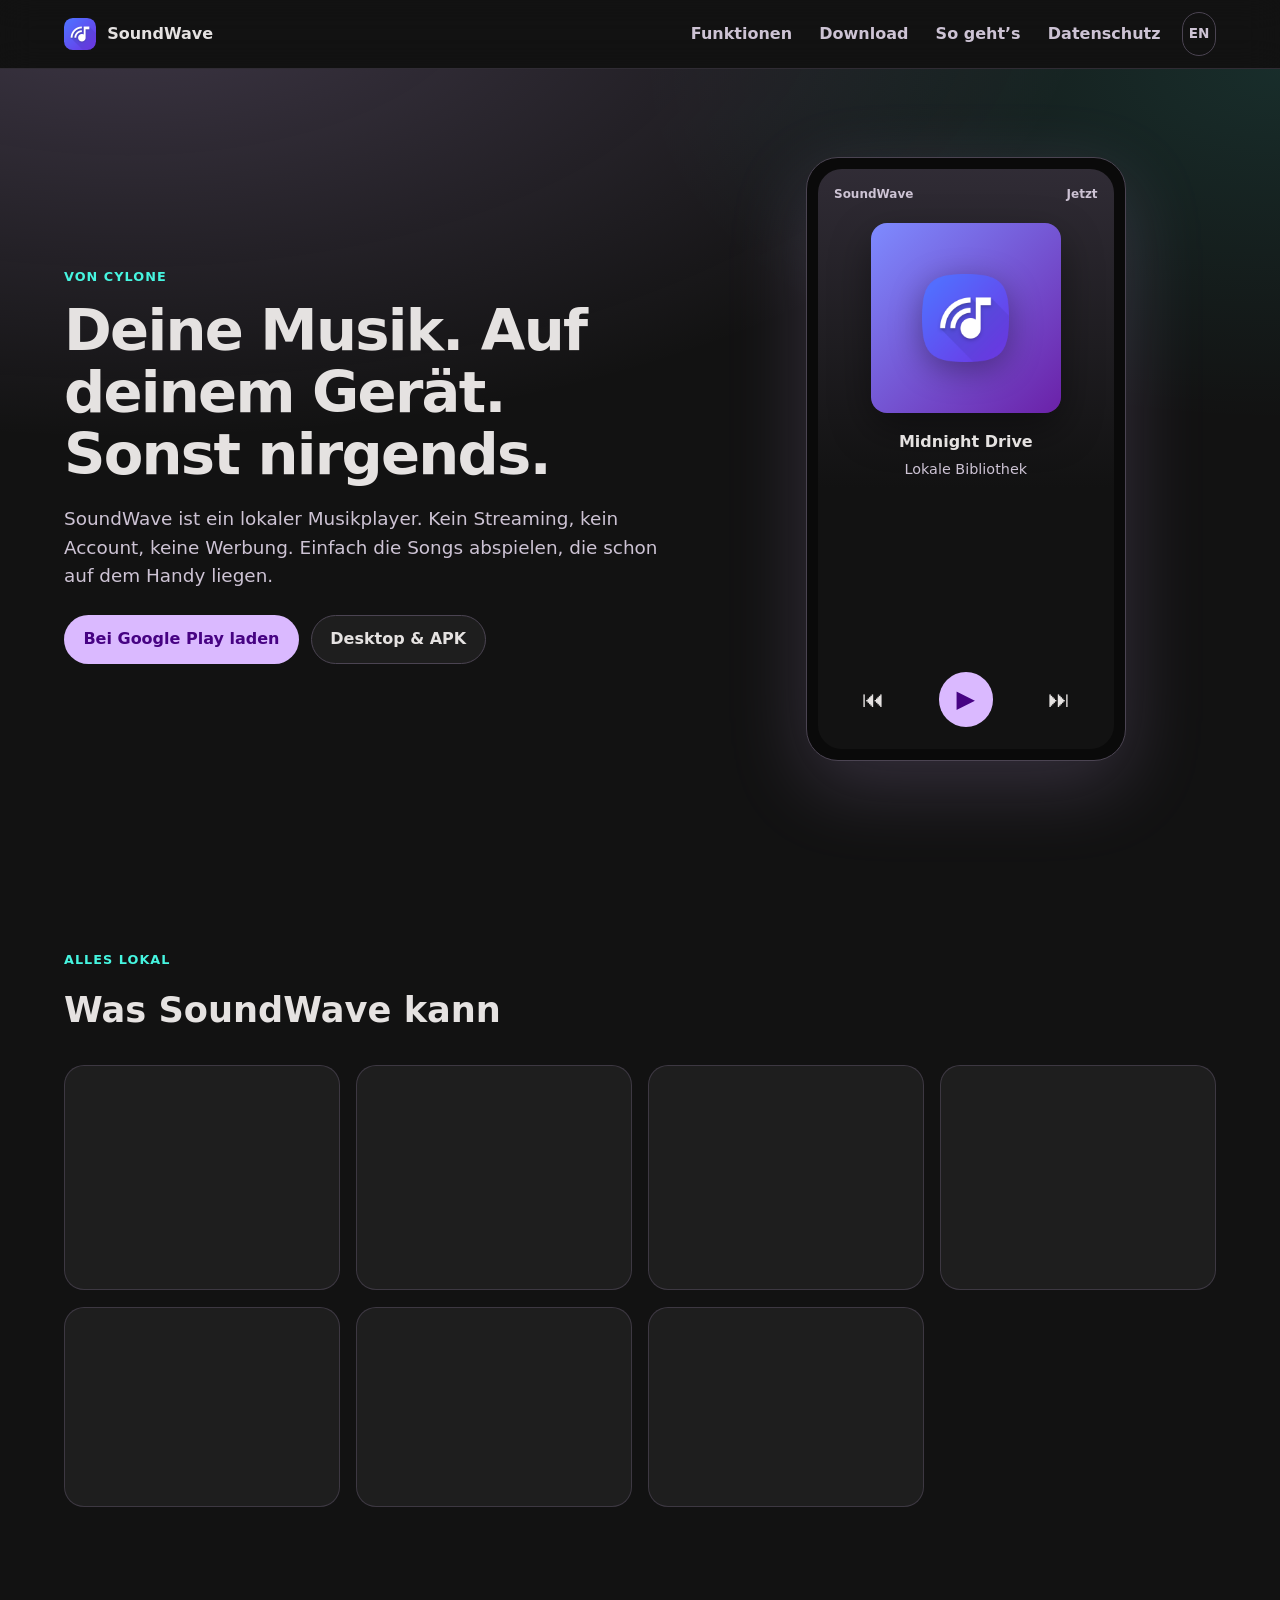
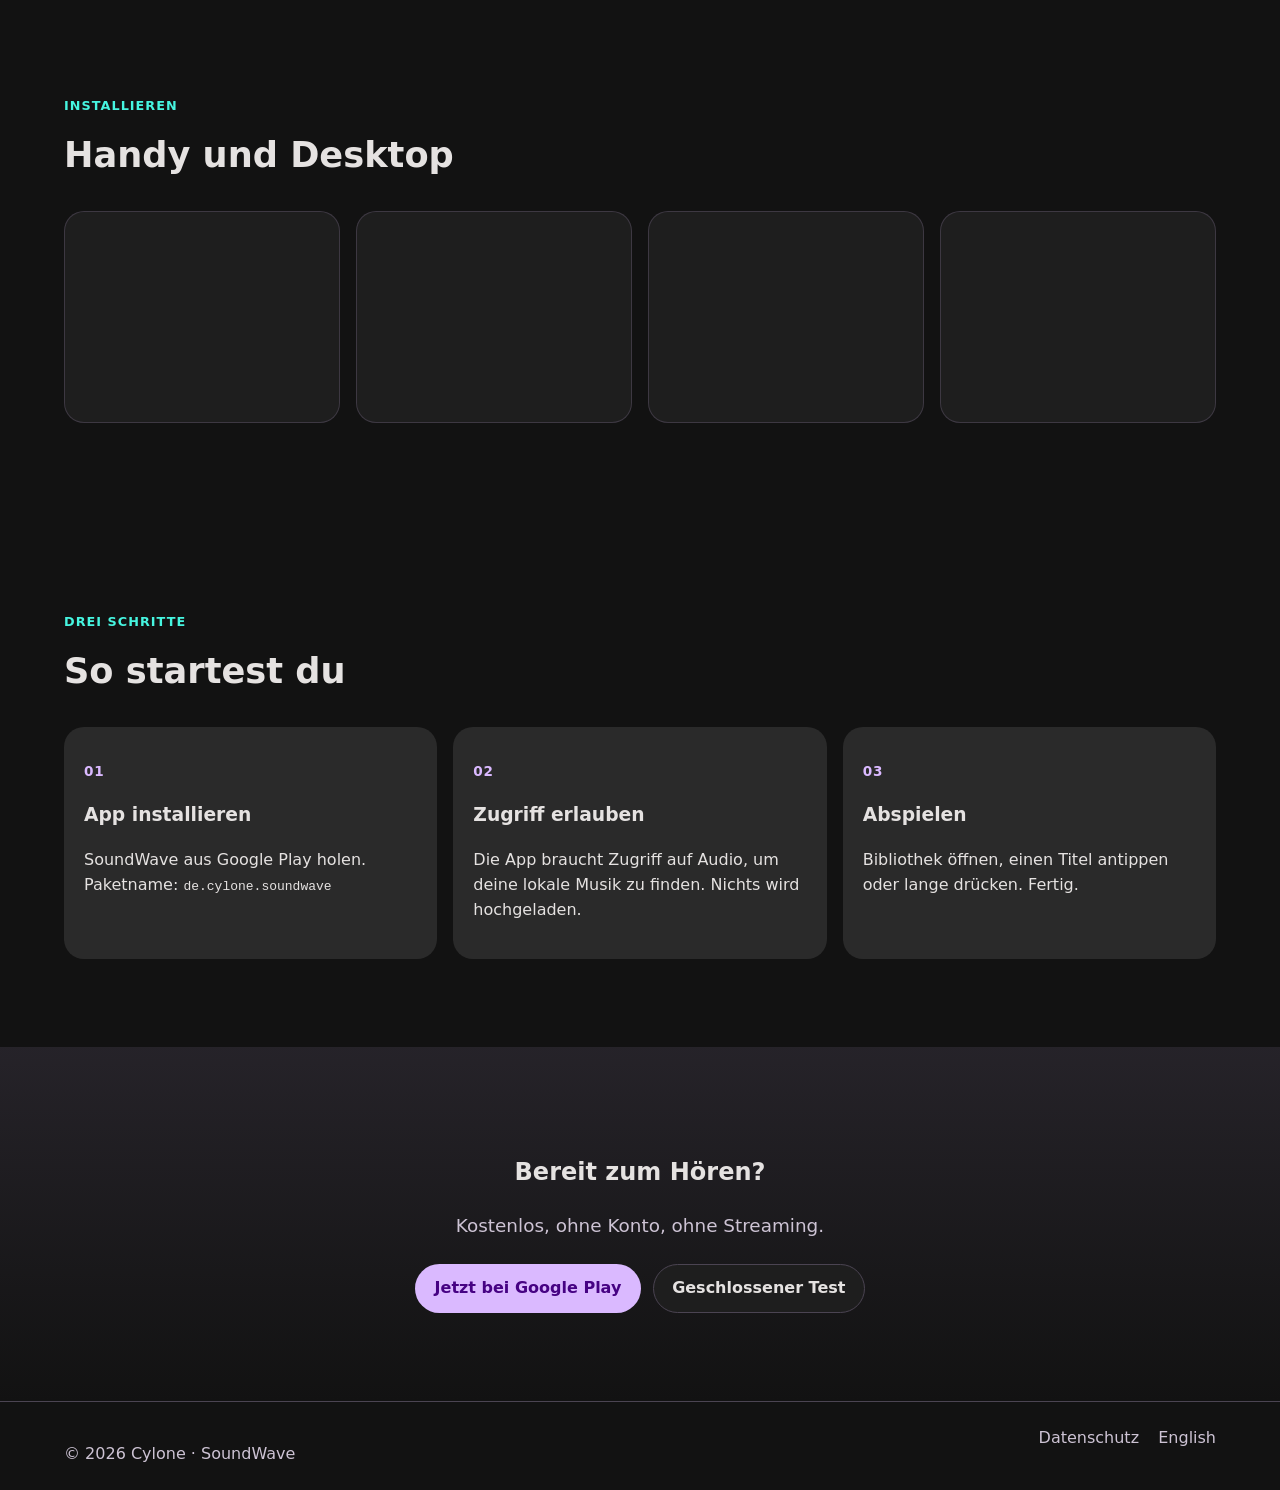
<file: website/index.html>
<!DOCTYPE html>
<html lang="de">
<head>
  <meta charset="utf-8">
  <meta name="viewport" content="width=device-width, initial-scale=1.0">
  <title>SoundWave – Lokaler Musikplayer von Cylone</title>
  <meta name="description" content="SoundWave spielt Musik, die schon auf deinem Handy liegt. Kein Streaming, kein Konto, alles lokal.">
  <link rel="icon" href="img/favicon.png" type="image/png">
  <link rel="apple-touch-icon" href="img/icon.png">
  <link rel="stylesheet" href="css/styles.css">
</head>
<body>
  <a class="skip" href="#inhalt">Zum Inhalt</a>
  <header class="site-header">
    <div class="wrap header-inner">
      <a class="brand" href="index.html">
        <img src="img/icon.png" width="512" height="512" alt="" fetchpriority="high">
        SoundWave
      </a>
      <nav class="nav-desktop" aria-label="Hauptnavigation">
        <ul class="nav-links">
          <li><a href="#funktionen">Funktionen</a></li>
          <li><a href="#download">Download</a></li>
          <li><a href="#so-gehts">So geht’s</a></li>
          <li><a href="datenschutz.html">Datenschutz</a></li>
          <li><a class="lang" href="en.html" hreflang="en">EN</a></li>
        </ul>
      </nav>
      <details class="nav-toggle">
        <summary aria-label="Menü öffnen">Menü</summary>
        <nav class="nav-panel" aria-label="Mobiles Menü">
          <ul class="nav-links">
            <li><a href="#funktionen">Funktionen</a></li>
            <li><a href="#download">Download</a></li>
            <li><a href="#so-gehts">So geht’s</a></li>
            <li><a href="datenschutz.html">Datenschutz</a></li>
            <li><a class="lang" href="en.html" hreflang="en">English</a></li>
          </ul>
        </nav>
      </details>
    </div>
  </header>

  <main id="inhalt">
    <section class="hero">
      <div class="wrap hero-grid">
        <div>
          <p class="eyebrow">Von Cylone</p>
          <h1>Deine Musik. Auf deinem Gerät. Sonst nirgends.</h1>
          <p class="lead">SoundWave ist ein lokaler Musikplayer. Kein Streaming, kein Account, keine Werbung. Einfach die Songs abspielen, die schon auf dem Handy liegen.</p>
          <div class="actions">
            <a class="btn btn-primary" href="https://play.google.com/store/apps/details?id=de.cylone.soundwave">Bei Google Play laden</a>
            <a class="btn btn-ghost" href="https://github.com/TheMFCraft/SoundWave/releases/latest">Desktop &amp; APK</a>
          </div>
        </div>
        <div class="phone" aria-hidden="true">
          <div class="phone-screen">
            <div class="phone-top"><span>SoundWave</span><span>Jetzt</span></div>
            <div class="cover">
              <img src="img/logo.png" width="512" height="512" alt="">
            </div>
            <p class="phone-title">Midnight Drive</p>
            <p class="phone-meta">Lokale Bibliothek</p>
            <div class="controls">
              <span>⏮</span>
              <span class="play">▶</span>
              <span>⏭</span>
            </div>
          </div>
        </div>
      </div>
    </section>

    <section id="funktionen">
      <div class="wrap">
        <div class="section-head">
          <p class="eyebrow">Alles lokal</p>
          <h2>Was SoundWave kann</h2>
        </div>
        <div class="cards">
          <article class="card">
            <h3>Geräte-Bibliothek</h3>
            <p>Scannt Musikordner und das System, importiert Dateien oder ganze Ordner. Cover kommen aus den Dateien.</p>
          </article>
          <article class="card">
            <h3>Player &amp; Queue</h3>
            <p>Mini-Player, Vollbild, Shuffle, Repeat, Warteschlange, Tempo und Sleep-Timer. Weiterhören nach dem Schließen.</p>
          </article>
          <article class="card">
            <h3>Home &amp; Suche</h3>
            <p>Featured, zuletzt gehört, Mixes, Stimmungen und Suche nach Titel, Künstler, Album oder Genre.</p>
          </article>
          <article class="card">
            <h3>Playlists &amp; Likes</h3>
            <p>Eigene Playlists, Favoriten und Long-Press-Menüs für Queue, Album und Künstler.</p>
          </article>
          <article class="card">
            <h3>Songtexte</h3>
            <p>Texte werden optional über LRCLIB gesucht, wenn Titel und Interpret bekannt sind. Die Datei bleibt auf dem Gerät.</p>
          </article>
          <article class="card">
            <h3>Jam</h3>
            <p>Mehrere Geräte im WLAN. Ein Player spielt, die anderen legen Songs nach und steuern mit. Dateien bleiben lokal.</p>
          </article>
          <article class="card">
            <h3>Desktop</h3>
            <p>Windows, Linux und macOS. Der Rechner kann der Player sein, Handys schicken Songs rüber.</p>
          </article>
        </div>
      </div>
    </section>

    <section id="download">
      <div class="wrap">
        <div class="section-head">
          <p class="eyebrow">Installieren</p>
          <h2>Handy und Desktop</h2>
        </div>
        <div class="cards">
          <article class="card">
            <h3>Android</h3>
            <p>Google Play oder die signierte APK aus den GitHub-Releases.</p>
            <p><a class="btn btn-primary" href="https://play.google.com/store/apps/details?id=de.cylone.soundwave">Play Store</a></p>
          </article>
          <article class="card">
            <h3>Windows</h3>
            <p>Installer (<code>.exe</code>) oder portable ZIP.</p>
            <p><a class="btn btn-ghost" href="https://github.com/TheMFCraft/SoundWave/releases/latest">Release laden</a></p>
          </article>
          <article class="card">
            <h3>Linux</h3>
            <p>AppImage, Debian-Paket oder tar.gz.</p>
            <p><a class="btn btn-ghost" href="https://github.com/TheMFCraft/SoundWave/releases/latest">Release laden</a></p>
          </article>
          <article class="card">
            <h3>macOS</h3>
            <p>Unsigned Disk Image. Beim ersten Start unter Datenschutz erlauben.</p>
            <p><a class="btn btn-ghost" href="https://github.com/TheMFCraft/SoundWave/releases/latest">Release laden</a></p>
          </article>
        </div>
      </div>
    </section>

    <section id="so-gehts">
      <div class="wrap">
        <div class="section-head">
          <p class="eyebrow">Drei Schritte</p>
          <h2>So startest du</h2>
        </div>
        <div class="steps">
          <article class="step">
            <p class="num">01</p>
            <h3>App installieren</h3>
            <p>SoundWave aus Google Play holen. Paketname: <code>de.cylone.soundwave</code></p>
          </article>
          <article class="step">
            <p class="num">02</p>
            <h3>Zugriff erlauben</h3>
            <p>Die App braucht Zugriff auf Audio, um deine lokale Musik zu finden. Nichts wird hochgeladen.</p>
          </article>
          <article class="step">
            <p class="num">03</p>
            <h3>Abspielen</h3>
            <p>Bibliothek öffnen, einen Titel antippen oder lange drücken. Fertig.</p>
          </article>
        </div>
      </div>
    </section>

    <section class="cta">
      <div class="wrap">
        <h2>Bereit zum Hören?</h2>
        <p class="lead lead-center">Kostenlos, ohne Konto, ohne Streaming.</p>
        <div class="actions actions-center">
          <a class="btn btn-primary" href="https://play.google.com/store/apps/details?id=de.cylone.soundwave">Jetzt bei Google Play</a>
          <a class="btn btn-ghost" href="https://play.google.com/apps/testing/de.cylone.soundwave">Geschlossener Test</a>
        </div>
      </div>
    </section>
  </main>

  <footer class="site-footer">
    <div class="wrap footer-inner">
      <p>© 2026 Cylone · SoundWave</p>
      <nav class="footer-links" aria-label="Rechtliches">
        <a href="datenschutz.html">Datenschutz</a>
        <a href="en.html" hreflang="en">English</a>
      </nav>
    </div>
  </footer>
</body>
</html>
</file>
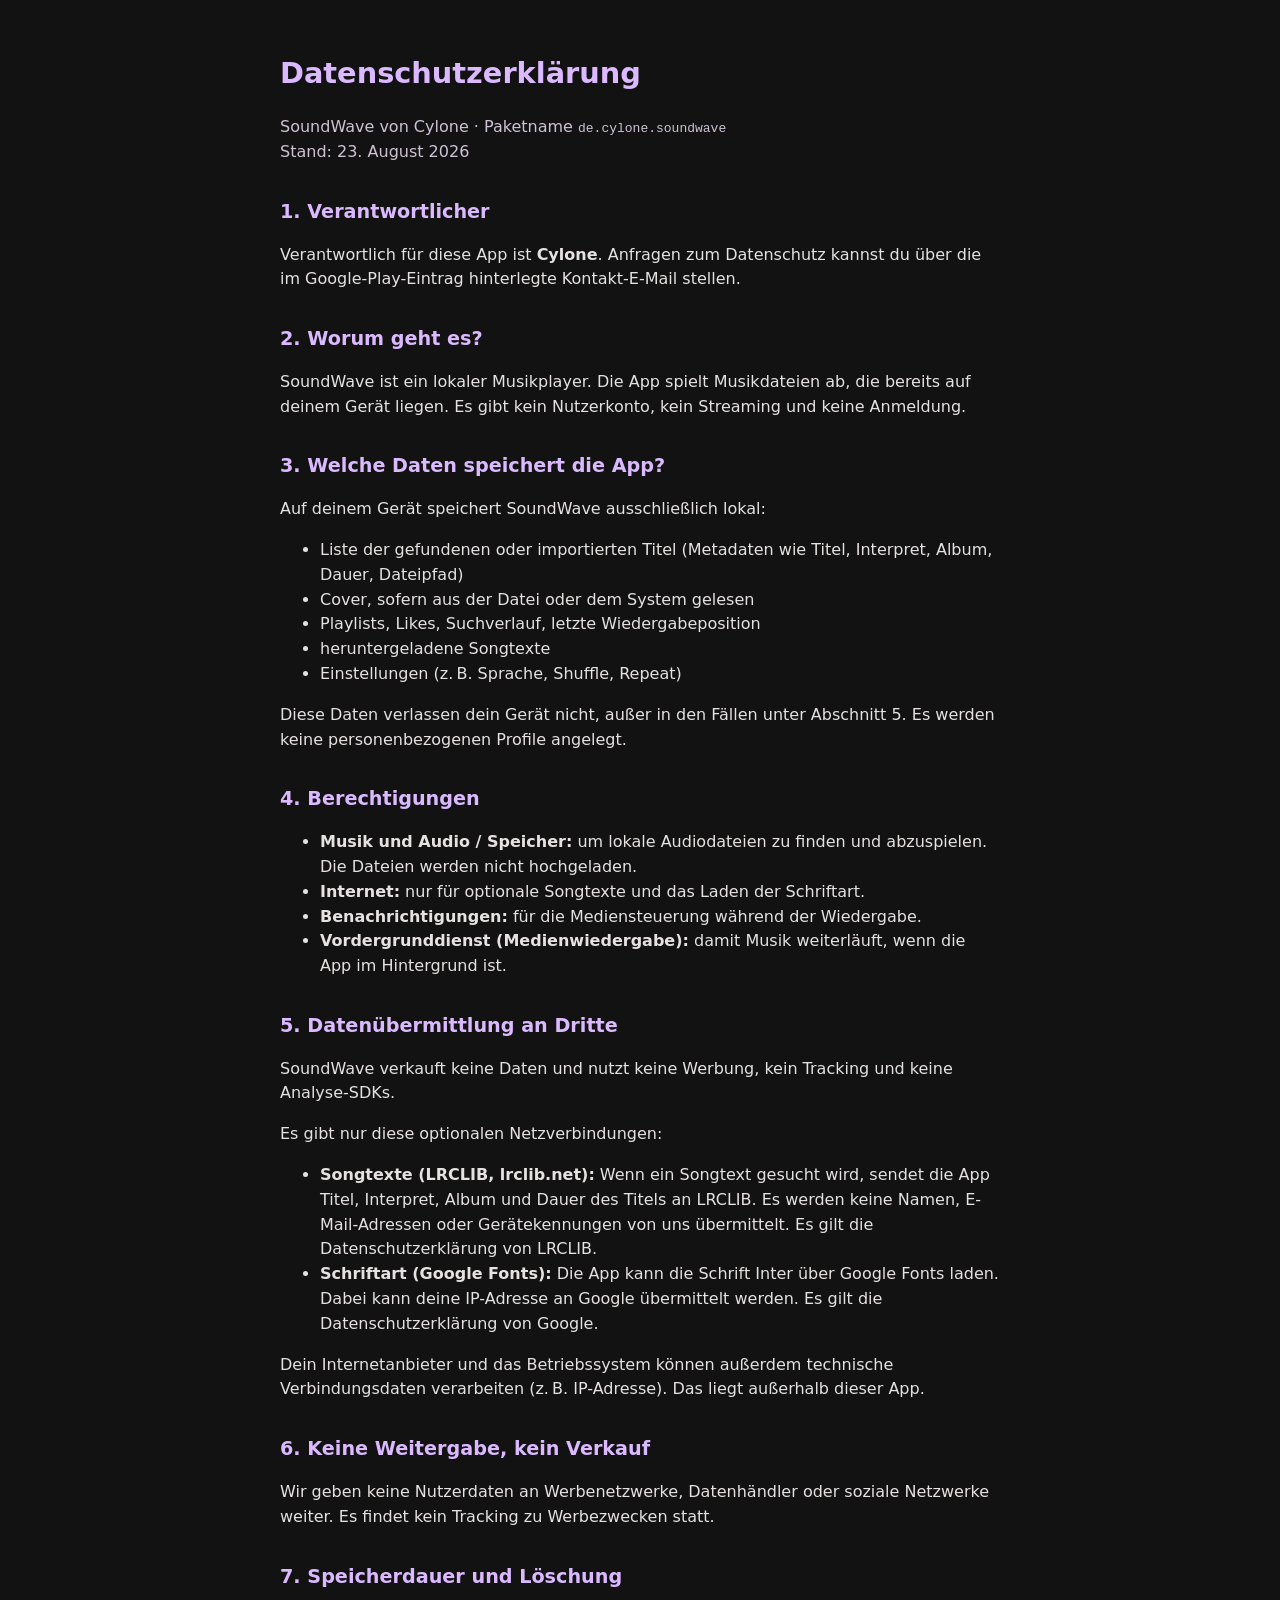
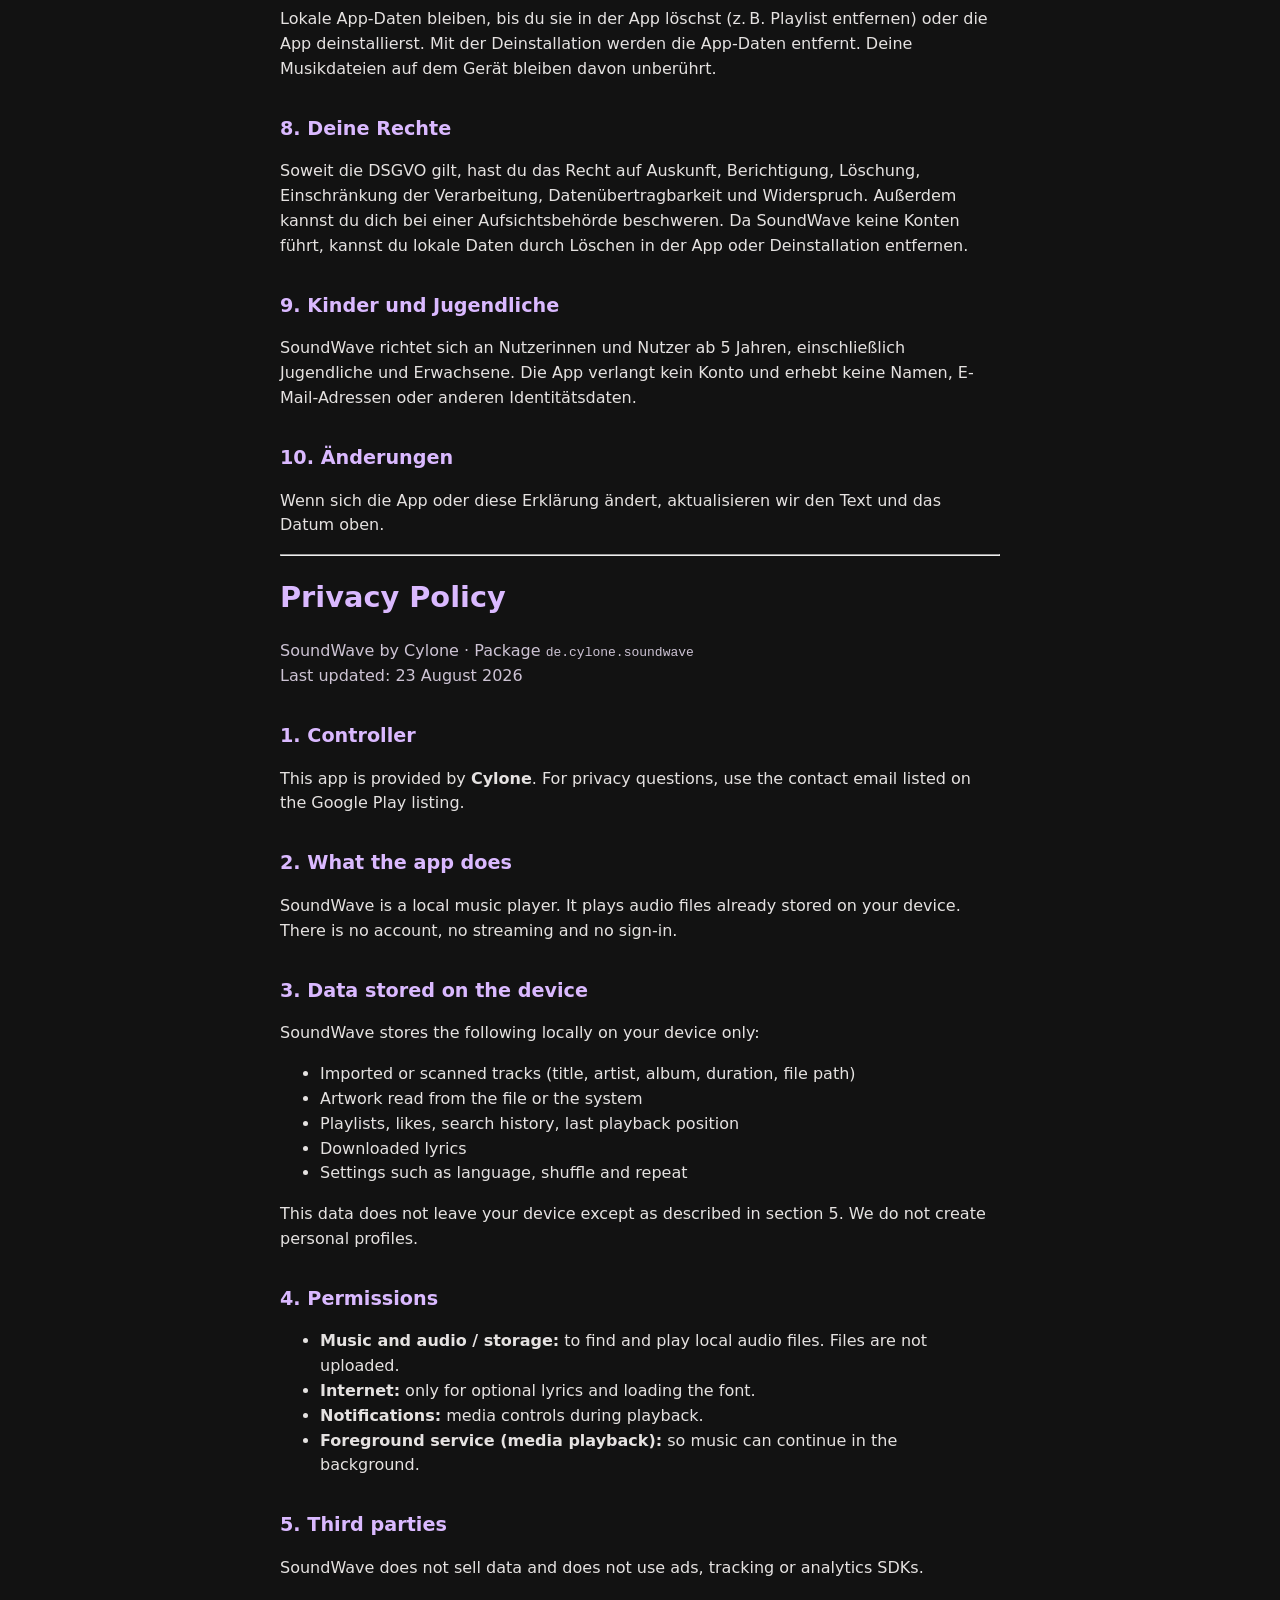
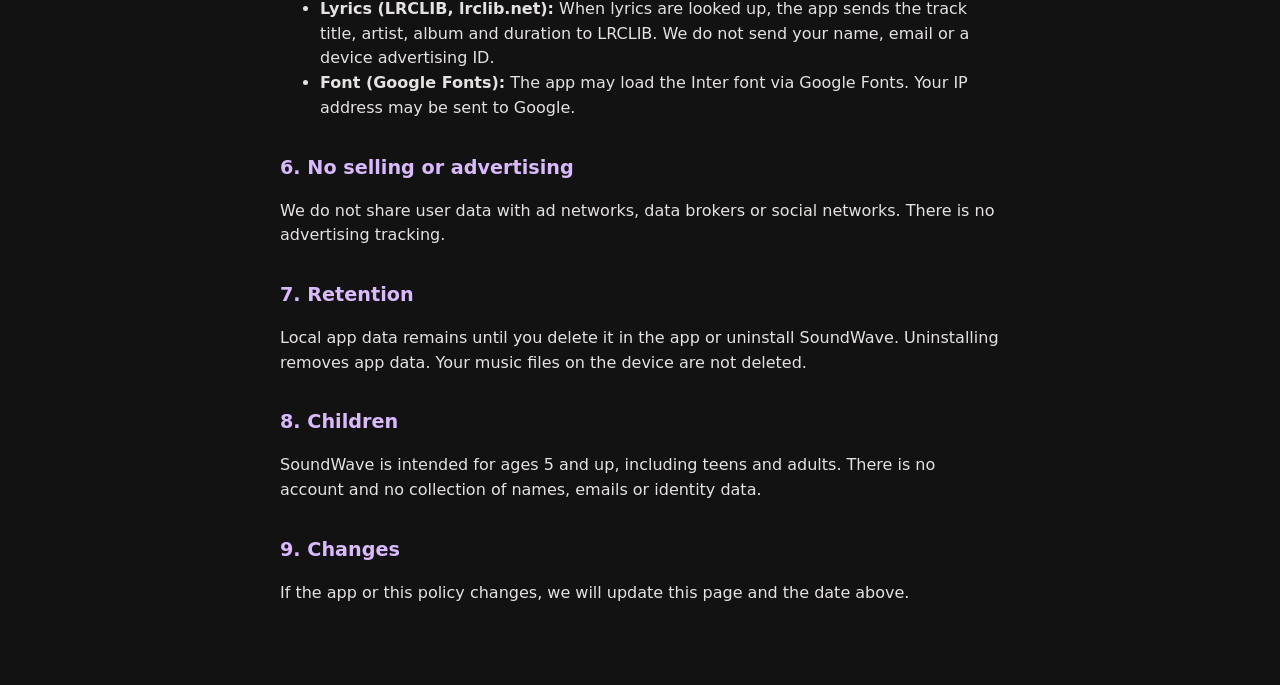
<file: docs/datenschutz.html>
<!DOCTYPE html>
<html lang="de">
<head>
  <meta charset="utf-8">
  <meta name="viewport" content="width=device-width, initial-scale=1">
  <title>Datenschutzerklärung – SoundWave</title>
  <style>
    :root { color-scheme: dark; }
    body {
      margin: 0 auto;
      max-width: 720px;
      padding: 32px 20px 64px;
      font-family: Inter, system-ui, sans-serif;
      line-height: 1.55;
      background: #121212;
      color: #e5e2e1;
    }
    h1, h2 { color: #dab9ff; font-weight: 700; }
    h1 { font-size: 1.8rem; }
    h2 { margin-top: 2rem; font-size: 1.2rem; }
    a { color: #46f5e0; }
    .meta { color: #cdc3d4; }
  </style>
</head>
<body>
  <h1>Datenschutzerklärung</h1>
  <p class="meta">SoundWave von Cylone · Paketname <code>de.cylone.soundwave</code><br>Stand: 23. August 2026</p>

  <h2>1. Verantwortlicher</h2>
  <p>
    Verantwortlich für diese App ist <strong>Cylone</strong>.
    Anfragen zum Datenschutz kannst du über die im Google-Play-Eintrag hinterlegte Kontakt-E-Mail stellen.
  </p>

  <h2>2. Worum geht es?</h2>
  <p>
    SoundWave ist ein lokaler Musikplayer. Die App spielt Musikdateien ab, die bereits auf deinem Gerät liegen.
    Es gibt kein Nutzerkonto, kein Streaming und keine Anmeldung.
  </p>

  <h2>3. Welche Daten speichert die App?</h2>
  <p>Auf deinem Gerät speichert SoundWave ausschließlich lokal:</p>
  <ul>
    <li>Liste der gefundenen oder importierten Titel (Metadaten wie Titel, Interpret, Album, Dauer, Dateipfad)</li>
    <li>Cover, sofern aus der Datei oder dem System gelesen</li>
    <li>Playlists, Likes, Suchverlauf, letzte Wiedergabeposition</li>
    <li>heruntergeladene Songtexte</li>
    <li>Einstellungen (z. B. Sprache, Shuffle, Repeat)</li>
  </ul>
  <p>
    Diese Daten verlassen dein Gerät nicht, außer in den Fällen unter Abschnitt 5.
    Es werden keine personenbezogenen Profile angelegt.
  </p>

  <h2>4. Berechtigungen</h2>
  <ul>
    <li><strong>Musik und Audio / Speicher:</strong> um lokale Audiodateien zu finden und abzuspielen. Die Dateien werden nicht hochgeladen.</li>
    <li><strong>Internet:</strong> nur für optionale Songtexte und das Laden der Schriftart.</li>
    <li><strong>Benachrichtigungen:</strong> für die Mediensteuerung während der Wiedergabe.</li>
    <li><strong>Vordergrunddienst (Medienwiedergabe):</strong> damit Musik weiterläuft, wenn die App im Hintergrund ist.</li>
  </ul>

  <h2>5. Datenübermittlung an Dritte</h2>
  <p>SoundWave verkauft keine Daten und nutzt keine Werbung, kein Tracking und keine Analyse-SDKs.</p>
  <p>Es gibt nur diese optionalen Netzverbindungen:</p>
  <ul>
    <li>
      <strong>Songtexte (LRCLIB, lrclib.net):</strong>
      Wenn ein Songtext gesucht wird, sendet die App Titel, Interpret, Album und Dauer des Titels an LRCLIB.
      Es werden keine Namen, E-Mail-Adressen oder Gerätekennungen von uns übermittelt.
      Es gilt die Datenschutzerklärung von LRCLIB.
    </li>
    <li>
      <strong>Schriftart (Google Fonts):</strong>
      Die App kann die Schrift Inter über Google Fonts laden. Dabei kann deine IP-Adresse an Google übermittelt werden.
      Es gilt die Datenschutzerklärung von Google.
    </li>
  </ul>
  <p>
    Dein Internetanbieter und das Betriebssystem können außerdem technische Verbindungsdaten verarbeiten
    (z. B. IP-Adresse). Das liegt außerhalb dieser App.
  </p>

  <h2>6. Keine Weitergabe, kein Verkauf</h2>
  <p>
    Wir geben keine Nutzerdaten an Werbenetzwerke, Datenhändler oder soziale Netzwerke weiter.
    Es findet kein Tracking zu Werbezwecken statt.
  </p>

  <h2>7. Speicherdauer und Löschung</h2>
  <p>
    Lokale App-Daten bleiben, bis du sie in der App löschst (z. B. Playlist entfernen)
    oder die App deinstallierst. Mit der Deinstallation werden die App-Daten entfernt.
    Deine Musikdateien auf dem Gerät bleiben davon unberührt.
  </p>

  <h2>8. Deine Rechte</h2>
  <p>
    Soweit die DSGVO gilt, hast du das Recht auf Auskunft, Berichtigung, Löschung, Einschränkung der Verarbeitung,
    Datenübertragbarkeit und Widerspruch. Außerdem kannst du dich bei einer Aufsichtsbehörde beschweren.
    Da SoundWave keine Konten führt, kannst du lokale Daten durch Löschen in der App oder Deinstallation entfernen.
  </p>

  <h2>9. Kinder und Jugendliche</h2>
  <p>
    SoundWave richtet sich an Nutzerinnen und Nutzer ab 5 Jahren, einschließlich Jugendliche und Erwachsene.
    Die App verlangt kein Konto und erhebt keine Namen, E-Mail-Adressen oder anderen Identitätsdaten.
  </p>

  <h2>10. Änderungen</h2>
  <p>
    Wenn sich die App oder diese Erklärung ändert, aktualisieren wir den Text und das Datum oben.
  </p>

  <hr>
  <h1>Privacy Policy</h1>
  <p class="meta">SoundWave by Cylone · Package <code>de.cylone.soundwave</code><br>Last updated: 23 August 2026</p>

  <h2>1. Controller</h2>
  <p>
    This app is provided by <strong>Cylone</strong>.
    For privacy questions, use the contact email listed on the Google Play listing.
  </p>

  <h2>2. What the app does</h2>
  <p>
    SoundWave is a local music player. It plays audio files already stored on your device.
    There is no account, no streaming and no sign-in.
  </p>

  <h2>3. Data stored on the device</h2>
  <p>SoundWave stores the following locally on your device only:</p>
  <ul>
    <li>Imported or scanned tracks (title, artist, album, duration, file path)</li>
    <li>Artwork read from the file or the system</li>
    <li>Playlists, likes, search history, last playback position</li>
    <li>Downloaded lyrics</li>
    <li>Settings such as language, shuffle and repeat</li>
  </ul>
  <p>This data does not leave your device except as described in section 5. We do not create personal profiles.</p>

  <h2>4. Permissions</h2>
  <ul>
    <li><strong>Music and audio / storage:</strong> to find and play local audio files. Files are not uploaded.</li>
    <li><strong>Internet:</strong> only for optional lyrics and loading the font.</li>
    <li><strong>Notifications:</strong> media controls during playback.</li>
    <li><strong>Foreground service (media playback):</strong> so music can continue in the background.</li>
  </ul>

  <h2>5. Third parties</h2>
  <p>SoundWave does not sell data and does not use ads, tracking or analytics SDKs.</p>
  <ul>
    <li>
      <strong>Lyrics (LRCLIB, lrclib.net):</strong>
      When lyrics are looked up, the app sends the track title, artist, album and duration to LRCLIB.
      We do not send your name, email or a device advertising ID.
    </li>
    <li>
      <strong>Font (Google Fonts):</strong>
      The app may load the Inter font via Google Fonts. Your IP address may be sent to Google.
    </li>
  </ul>

  <h2>6. No selling or advertising</h2>
  <p>We do not share user data with ad networks, data brokers or social networks. There is no advertising tracking.</p>

  <h2>7. Retention</h2>
  <p>
    Local app data remains until you delete it in the app or uninstall SoundWave.
    Uninstalling removes app data. Your music files on the device are not deleted.
  </p>

  <h2>8. Children</h2>
  <p>SoundWave is intended for ages 5 and up, including teens and adults. There is no account and no collection of names, emails or identity data.</p>

  <h2>9. Changes</h2>
  <p>If the app or this policy changes, we will update this page and the date above.</p>
</body>
</html>
</file>
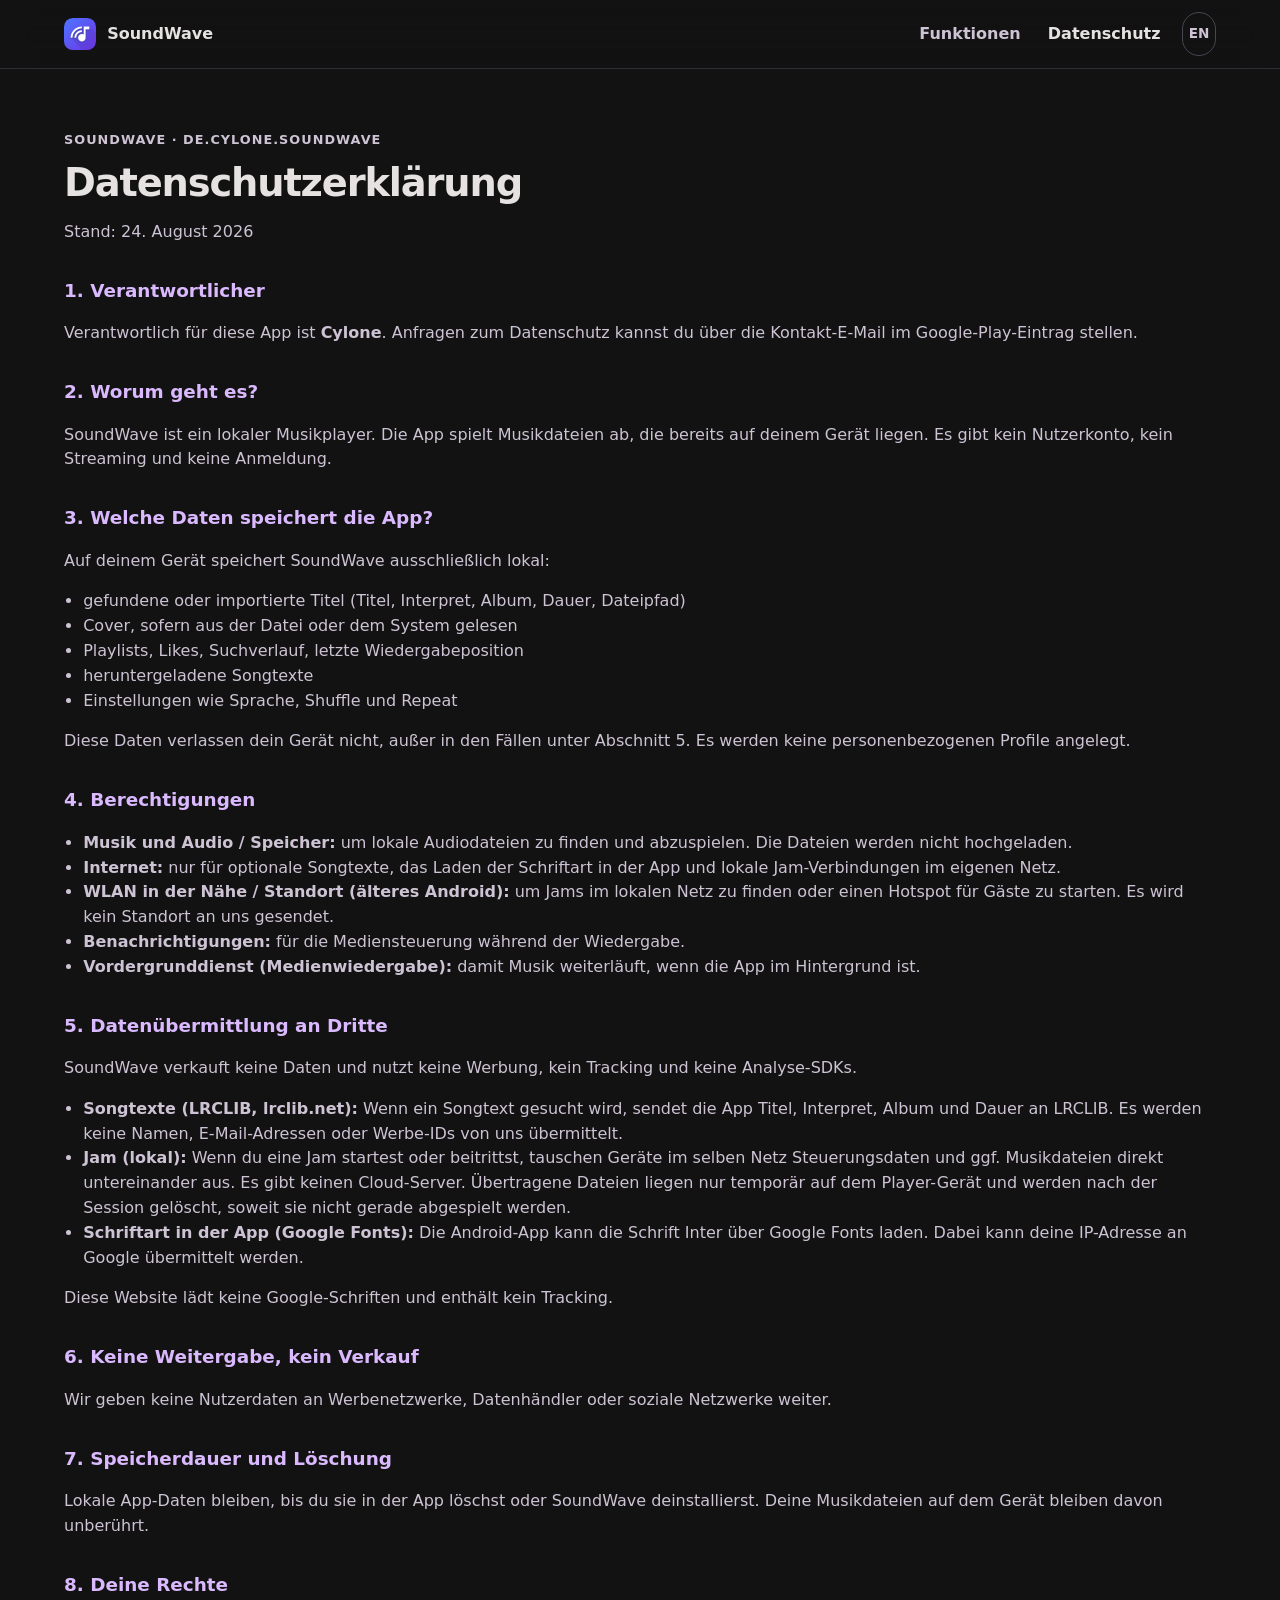
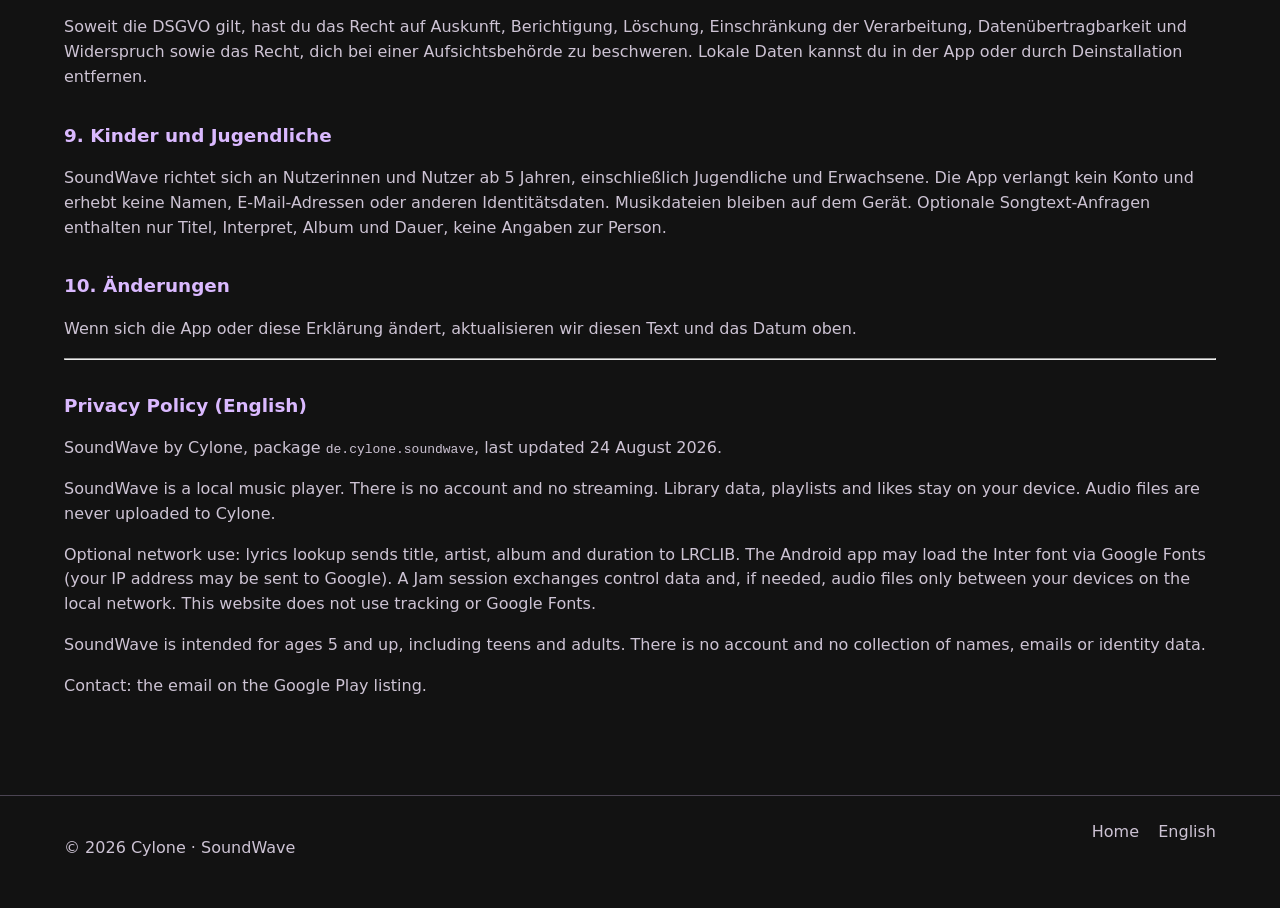
<file: website/datenschutz.html>
<!DOCTYPE html>
<html lang="de">
<head>
  <meta charset="utf-8">
  <meta name="viewport" content="width=device-width, initial-scale=1.0">
  <title>Datenschutz – SoundWave</title>
  <meta name="description" content="Datenschutzerklärung der App SoundWave von Cylone.">
  <link rel="icon" href="img/favicon.png" type="image/png">
  <link rel="stylesheet" href="css/styles.css">
</head>
<body>
  <a class="skip" href="#inhalt">Zum Inhalt</a>
  <header class="site-header">
    <div class="wrap header-inner">
      <a class="brand" href="index.html">
        <img src="img/icon.png" width="512" height="512" alt="">
        SoundWave
      </a>
      <nav class="nav-desktop" aria-label="Hauptnavigation">
        <ul class="nav-links">
          <li><a href="index.html#funktionen">Funktionen</a></li>
          <li><a href="datenschutz.html" aria-current="page">Datenschutz</a></li>
          <li><a class="lang" href="en.html" hreflang="en">EN</a></li>
        </ul>
      </nav>
      <details class="nav-toggle">
        <summary aria-label="Menü öffnen">Menü</summary>
        <nav class="nav-panel" aria-label="Mobiles Menü">
          <ul class="nav-links">
            <li><a href="index.html">Home</a></li>
            <li><a href="datenschutz.html" aria-current="page">Datenschutz</a></li>
            <li><a class="lang" href="en.html">English</a></li>
          </ul>
        </nav>
      </details>
    </div>
  </header>

  <main id="inhalt" class="legal wrap">
    <p class="eyebrow">SoundWave · de.cylone.soundwave</p>
    <h1>Datenschutzerklärung</h1>
    <p>Stand: 24. August 2026</p>

    <h2>1. Verantwortlicher</h2>
    <p>Verantwortlich für diese App ist <strong>Cylone</strong>. Anfragen zum Datenschutz kannst du über die Kontakt-E-Mail im Google-Play-Eintrag stellen.</p>

    <h2>2. Worum geht es?</h2>
    <p>SoundWave ist ein lokaler Musikplayer. Die App spielt Musikdateien ab, die bereits auf deinem Gerät liegen. Es gibt kein Nutzerkonto, kein Streaming und keine Anmeldung.</p>

    <h2>3. Welche Daten speichert die App?</h2>
    <p>Auf deinem Gerät speichert SoundWave ausschließlich lokal:</p>
    <ul>
      <li>gefundene oder importierte Titel (Titel, Interpret, Album, Dauer, Dateipfad)</li>
      <li>Cover, sofern aus der Datei oder dem System gelesen</li>
      <li>Playlists, Likes, Suchverlauf, letzte Wiedergabeposition</li>
      <li>heruntergeladene Songtexte</li>
      <li>Einstellungen wie Sprache, Shuffle und Repeat</li>
    </ul>
    <p>Diese Daten verlassen dein Gerät nicht, außer in den Fällen unter Abschnitt 5. Es werden keine personenbezogenen Profile angelegt.</p>

    <h2>4. Berechtigungen</h2>
    <ul>
      <li><strong>Musik und Audio / Speicher:</strong> um lokale Audiodateien zu finden und abzuspielen. Die Dateien werden nicht hochgeladen.</li>
      <li><strong>Internet:</strong> nur für optionale Songtexte, das Laden der Schriftart in der App und lokale Jam-Verbindungen im eigenen Netz.</li>
      <li><strong>WLAN in der Nähe / Standort (älteres Android):</strong> um Jams im lokalen Netz zu finden oder einen Hotspot für Gäste zu starten. Es wird kein Standort an uns gesendet.</li>
      <li><strong>Benachrichtigungen:</strong> für die Mediensteuerung während der Wiedergabe.</li>
      <li><strong>Vordergrunddienst (Medienwiedergabe):</strong> damit Musik weiterläuft, wenn die App im Hintergrund ist.</li>
    </ul>

    <h2>5. Datenübermittlung an Dritte</h2>
    <p>SoundWave verkauft keine Daten und nutzt keine Werbung, kein Tracking und keine Analyse-SDKs.</p>
    <ul>
      <li><strong>Songtexte (LRCLIB, lrclib.net):</strong> Wenn ein Songtext gesucht wird, sendet die App Titel, Interpret, Album und Dauer an LRCLIB. Es werden keine Namen, E-Mail-Adressen oder Werbe-IDs von uns übermittelt.</li>
      <li><strong>Jam (lokal):</strong> Wenn du eine Jam startest oder beitrittst, tauschen Geräte im selben Netz Steuerungsdaten und ggf. Musikdateien direkt untereinander aus. Es gibt keinen Cloud-Server. Übertragene Dateien liegen nur temporär auf dem Player-Gerät und werden nach der Session gelöscht, soweit sie nicht gerade abgespielt werden.</li>
      <li><strong>Schriftart in der App (Google Fonts):</strong> Die Android-App kann die Schrift Inter über Google Fonts laden. Dabei kann deine IP-Adresse an Google übermittelt werden.</li>
    </ul>
    <p>Diese Website lädt keine Google-Schriften und enthält kein Tracking.</p>

    <h2>6. Keine Weitergabe, kein Verkauf</h2>
    <p>Wir geben keine Nutzerdaten an Werbenetzwerke, Datenhändler oder soziale Netzwerke weiter.</p>

    <h2>7. Speicherdauer und Löschung</h2>
    <p>Lokale App-Daten bleiben, bis du sie in der App löschst oder SoundWave deinstallierst. Deine Musikdateien auf dem Gerät bleiben davon unberührt.</p>

    <h2>8. Deine Rechte</h2>
    <p>Soweit die DSGVO gilt, hast du das Recht auf Auskunft, Berichtigung, Löschung, Einschränkung der Verarbeitung, Datenübertragbarkeit und Widerspruch sowie das Recht, dich bei einer Aufsichtsbehörde zu beschweren. Lokale Daten kannst du in der App oder durch Deinstallation entfernen.</p>

    <h2>9. Kinder und Jugendliche</h2>
    <p>SoundWave richtet sich an Nutzerinnen und Nutzer ab 5 Jahren, einschließlich Jugendliche und Erwachsene. Die App verlangt kein Konto und erhebt keine Namen, E-Mail-Adressen oder anderen Identitätsdaten. Musikdateien bleiben auf dem Gerät. Optionale Songtext-Anfragen enthalten nur Titel, Interpret, Album und Dauer, keine Angaben zur Person.</p>

    <h2>10. Änderungen</h2>
    <p>Wenn sich die App oder diese Erklärung ändert, aktualisieren wir diesen Text und das Datum oben.</p>

    <hr>
    <h2>Privacy Policy (English)</h2>
    <p>SoundWave by Cylone, package <code>de.cylone.soundwave</code>, last updated 24 August 2026.</p>
    <p>SoundWave is a local music player. There is no account and no streaming. Library data, playlists and likes stay on your device. Audio files are never uploaded to Cylone.</p>
    <p>Optional network use: lyrics lookup sends title, artist, album and duration to LRCLIB. The Android app may load the Inter font via Google Fonts (your IP address may be sent to Google). A Jam session exchanges control data and, if needed, audio files only between your devices on the local network. This website does not use tracking or Google Fonts.</p>
    <p>SoundWave is intended for ages 5 and up, including teens and adults. There is no account and no collection of names, emails or identity data.</p>
    <p>Contact: the email on the Google Play listing.</p>
  </main>

  <footer class="site-footer">
    <div class="wrap footer-inner">
      <p>© 2026 Cylone · SoundWave</p>
      <nav class="footer-links" aria-label="Rechtliches">
        <a href="index.html">Home</a>
        <a href="en.html">English</a>
      </nav>
    </div>
  </footer>
</body>
</html>
</file>
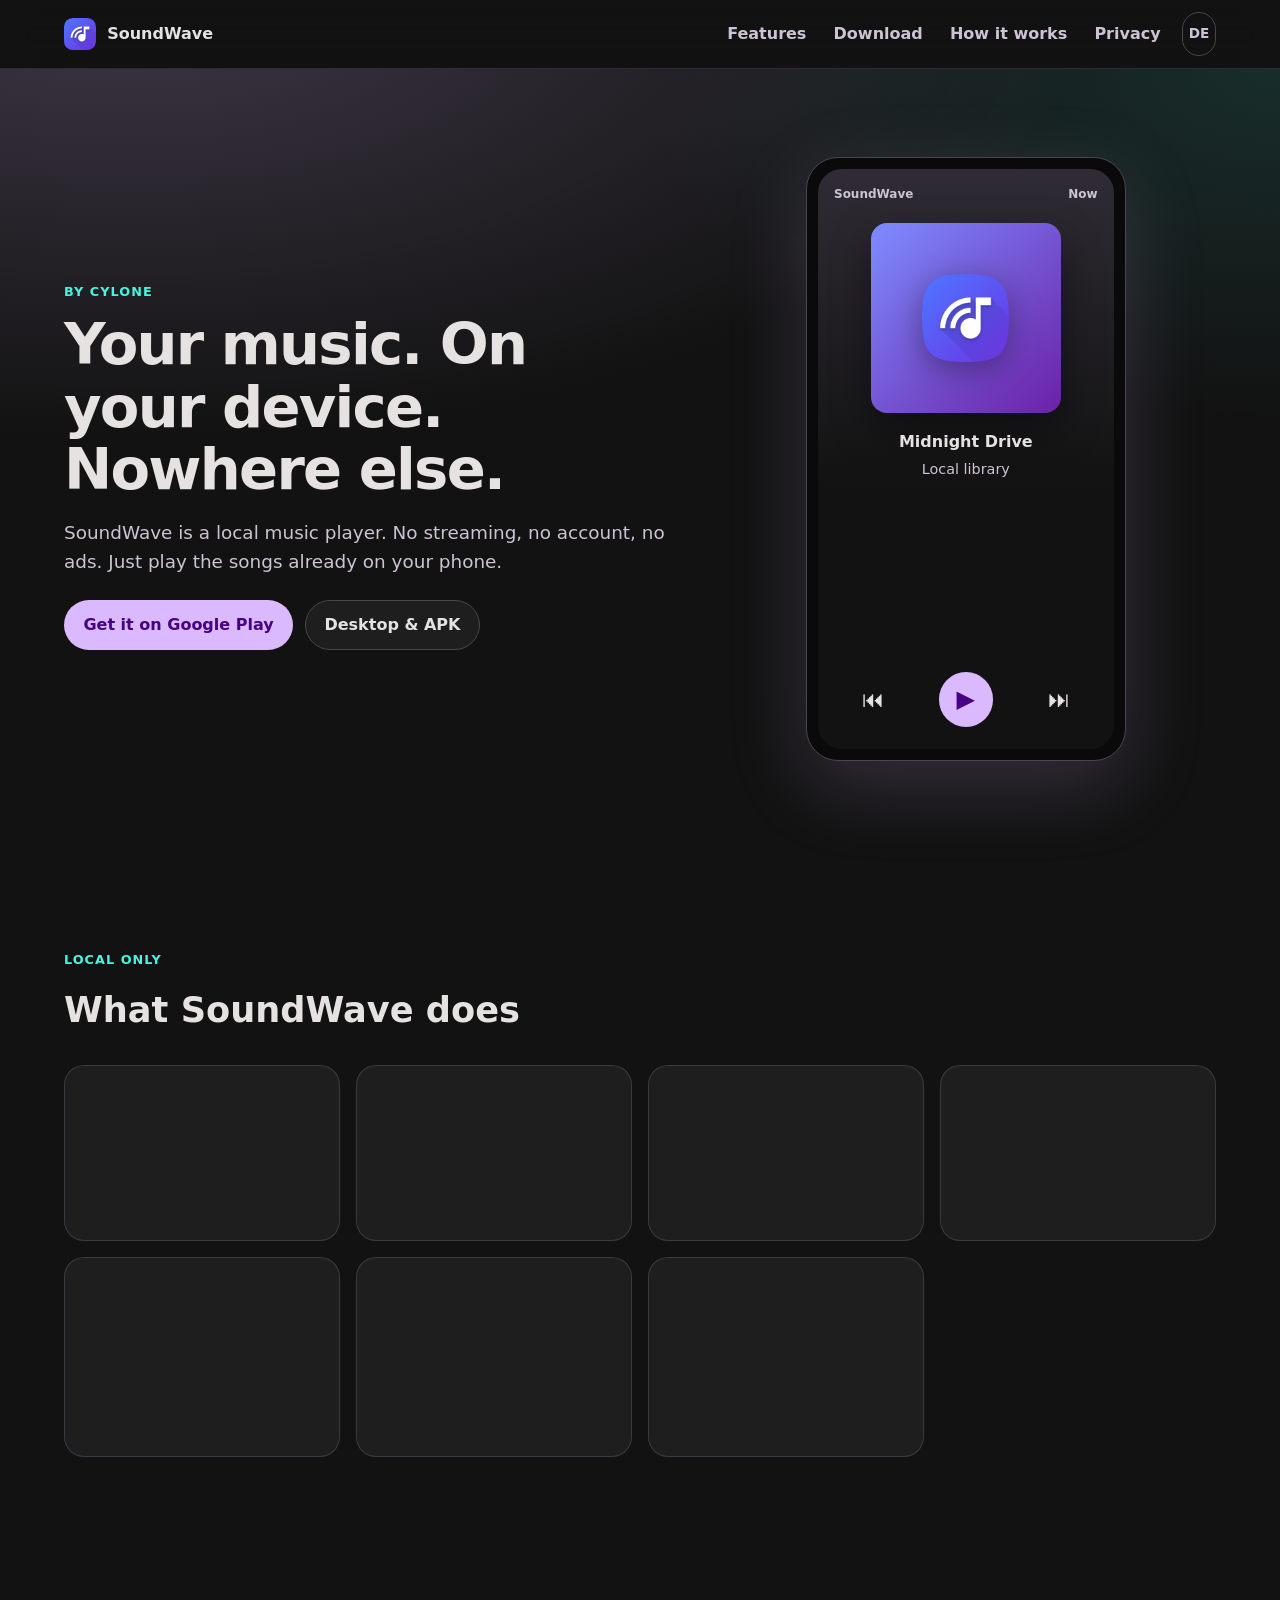
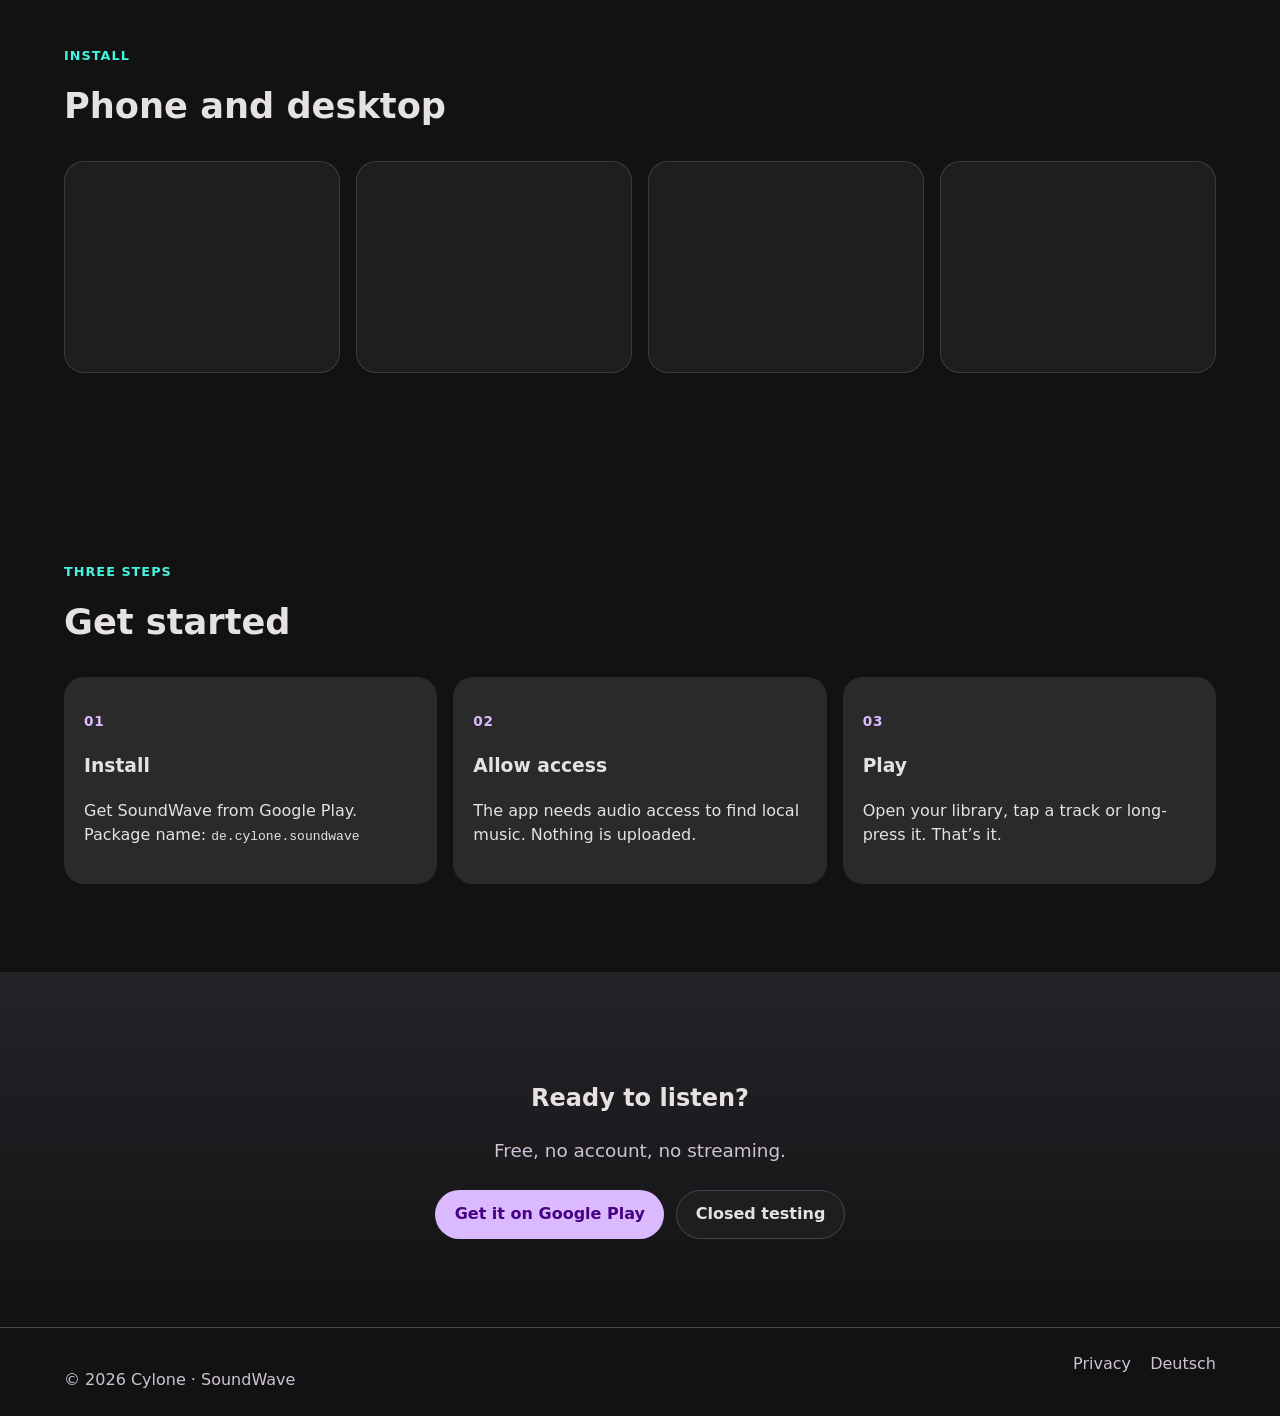
<file: website/en.html>
<!DOCTYPE html>
<html lang="en">
<head>
  <meta charset="utf-8">
  <meta name="viewport" content="width=device-width, initial-scale=1.0">
  <title>SoundWave – Local music player by Cylone</title>
  <meta name="description" content="SoundWave plays music already on your phone. No streaming, no account, everything stays local.">
  <link rel="icon" href="img/favicon.png" type="image/png">
  <link rel="apple-touch-icon" href="img/icon.png">
  <link rel="stylesheet" href="css/styles.css">
</head>
<body>
  <a class="skip" href="#content">Skip to content</a>
  <header class="site-header">
    <div class="wrap header-inner">
      <a class="brand" href="en.html">
        <img src="img/icon.png" width="512" height="512" alt="" fetchpriority="high">
        SoundWave
      </a>
      <nav class="nav-desktop" aria-label="Primary">
        <ul class="nav-links">
          <li><a href="#features">Features</a></li>
          <li><a href="#download">Download</a></li>
          <li><a href="#start">How it works</a></li>
          <li><a href="datenschutz.html">Privacy</a></li>
          <li><a class="lang" href="index.html" hreflang="de">DE</a></li>
        </ul>
      </nav>
      <details class="nav-toggle">
        <summary aria-label="Open menu">Menu</summary>
        <nav class="nav-panel" aria-label="Mobile">
          <ul class="nav-links">
            <li><a href="#features">Features</a></li>
            <li><a href="#download">Download</a></li>
            <li><a href="#start">How it works</a></li>
            <li><a href="datenschutz.html">Privacy</a></li>
            <li><a class="lang" href="index.html" hreflang="de">Deutsch</a></li>
          </ul>
        </nav>
      </details>
    </div>
  </header>

  <main id="content">
    <section class="hero">
      <div class="wrap hero-grid">
        <div>
          <p class="eyebrow">By Cylone</p>
          <h1>Your music. On your device. Nowhere else.</h1>
          <p class="lead">SoundWave is a local music player. No streaming, no account, no ads. Just play the songs already on your phone.</p>
          <div class="actions">
            <a class="btn btn-primary" href="https://play.google.com/store/apps/details?id=de.cylone.soundwave">Get it on Google Play</a>
            <a class="btn btn-ghost" href="https://github.com/TheMFCraft/SoundWave/releases/latest">Desktop &amp; APK</a>
          </div>
        </div>
        <div class="phone" aria-hidden="true">
          <div class="phone-screen">
            <div class="phone-top"><span>SoundWave</span><span>Now</span></div>
            <div class="cover">
              <img src="img/logo.png" width="512" height="512" alt="">
            </div>
            <p class="phone-title">Midnight Drive</p>
            <p class="phone-meta">Local library</p>
            <div class="controls">
              <span>⏮</span>
              <span class="play">▶</span>
              <span>⏭</span>
            </div>
          </div>
        </div>
      </div>
    </section>

    <section id="features">
      <div class="wrap">
        <div class="section-head">
          <p class="eyebrow">Local only</p>
          <h2>What SoundWave does</h2>
        </div>
        <div class="cards">
          <article class="card">
            <h3>Device library</h3>
            <p>Scans music folders and the system, imports files or folders. Artwork comes from your files.</p>
          </article>
          <article class="card">
            <h3>Player &amp; queue</h3>
            <p>Mini player, full-screen now playing, shuffle, repeat, queue, speed and a sleep timer.</p>
          </article>
          <article class="card">
            <h3>Home &amp; search</h3>
            <p>Featured tracks, recents, mixes, moods, and search by title, artist, album or genre.</p>
          </article>
          <article class="card">
            <h3>Playlists &amp; likes</h3>
            <p>Your playlists, liked songs, and long-press actions for queue, album and artist.</p>
          </article>
          <article class="card">
            <h3>Lyrics</h3>
            <p>Optional lyrics lookup via LRCLIB when title and artist are known. The audio file stays on device.</p>
          </article>
          <article class="card">
            <h3>Jam</h3>
            <p>Several devices on your Wi-Fi. One player plays, the others add tracks and share control. Files stay local.</p>
          </article>
          <article class="card">
            <h3>Desktop</h3>
            <p>Windows, Linux and macOS. The computer can be the player while phones send songs over.</p>
          </article>
        </div>
      </div>
    </section>

    <section id="download">
      <div class="wrap">
        <div class="section-head">
          <p class="eyebrow">Install</p>
          <h2>Phone and desktop</h2>
        </div>
        <div class="cards">
          <article class="card">
            <h3>Android</h3>
            <p>Google Play or the signed APK from GitHub Releases.</p>
            <p><a class="btn btn-primary" href="https://play.google.com/store/apps/details?id=de.cylone.soundwave">Play Store</a></p>
          </article>
          <article class="card">
            <h3>Windows</h3>
            <p>Installer (<code>.exe</code>) or a portable ZIP.</p>
            <p><a class="btn btn-ghost" href="https://github.com/TheMFCraft/SoundWave/releases/latest">Get the release</a></p>
          </article>
          <article class="card">
            <h3>Linux</h3>
            <p>AppImage, Debian package or tar.gz.</p>
            <p><a class="btn btn-ghost" href="https://github.com/TheMFCraft/SoundWave/releases/latest">Get the release</a></p>
          </article>
          <article class="card">
            <h3>macOS</h3>
            <p>Unsigned disk image. Allow it under Privacy &amp; Security on first launch.</p>
            <p><a class="btn btn-ghost" href="https://github.com/TheMFCraft/SoundWave/releases/latest">Get the release</a></p>
          </article>
        </div>
      </div>
    </section>

    <section id="start">
      <div class="wrap">
        <div class="section-head">
          <p class="eyebrow">Three steps</p>
          <h2>Get started</h2>
        </div>
        <div class="steps">
          <article class="step">
            <p class="num">01</p>
            <h3>Install</h3>
            <p>Get SoundWave from Google Play. Package name: <code>de.cylone.soundwave</code></p>
          </article>
          <article class="step">
            <p class="num">02</p>
            <h3>Allow access</h3>
            <p>The app needs audio access to find local music. Nothing is uploaded.</p>
          </article>
          <article class="step">
            <p class="num">03</p>
            <h3>Play</h3>
            <p>Open your library, tap a track or long-press it. That’s it.</p>
          </article>
        </div>
      </div>
    </section>

    <section class="cta">
      <div class="wrap">
        <h2>Ready to listen?</h2>
        <p class="lead lead-center">Free, no account, no streaming.</p>
        <div class="actions actions-center">
          <a class="btn btn-primary" href="https://play.google.com/store/apps/details?id=de.cylone.soundwave">Get it on Google Play</a>
          <a class="btn btn-ghost" href="https://play.google.com/apps/testing/de.cylone.soundwave">Closed testing</a>
        </div>
      </div>
    </section>
  </main>

  <footer class="site-footer">
    <div class="wrap footer-inner">
      <p>© 2026 Cylone · SoundWave</p>
      <nav class="footer-links" aria-label="Legal">
        <a href="datenschutz.html">Privacy</a>
        <a href="index.html" hreflang="de">Deutsch</a>
      </nav>
    </div>
  </footer>
</body>
</html>
</file>
<file: website/css/styles.css>
:root {
  color-scheme: dark;
  accent-color: var(--color-primary);
  --color-bg: #121212;
  --color-surface: #1e1e1e;
  --color-surface-high: #2a2a2a;
  --color-text: #e5e2e1;
  --color-muted: #cdc3d4;
  --color-primary: #dab9ff;
  --color-on-primary: #460283;
  --color-secondary: #46f5e0;
  --color-outline: #4b4452;
  --font: system-ui, "Segoe UI", Roboto, "Helvetica Neue", sans-serif;
  --radius: 1.25rem;
  --space: clamp(1rem, 2vw, 1.5rem);
  --max: 72rem;
  --header-h: 4.25rem;
}

*,
*::before,
*::after { box-sizing: border-box; }

html { scroll-behavior: smooth; }

body {
  margin: 0;
  font-family: var(--font);
  background: var(--color-bg);
  color: var(--color-text);
  line-height: 1.55;
  min-block-size: 100dvh;
}

img { max-inline-size: 100%; height: auto; }

a { color: var(--color-secondary); }

:focus-visible {
  outline: 2px solid var(--color-primary);
  outline-offset: 3px;
}

.skip {
  position: absolute;
  inset-inline-start: 0.75rem;
  inset-block-start: 0.75rem;
  padding: 0.5rem 0.75rem;
  background: var(--color-primary);
  color: var(--color-on-primary);
  text-decoration: none;
  border-radius: 0.5rem;
  z-index: 20;
  transform: translateY(-200%);
}

.skip:focus { transform: none; }

.wrap {
  width: min(100% - 2rem, var(--max));
  margin-inline: auto;
}

.site-header {
  position: sticky;
  inset-block-start: 0;
  z-index: 10;
  min-block-size: var(--header-h);
  background: color-mix(in oklab, var(--color-bg) 78%, transparent);
  backdrop-filter: blur(16px);
  border-block-end: 1px solid color-mix(in oklab, var(--color-outline) 55%, transparent);
}

.header-inner {
  display: flex;
  align-items: center;
  justify-content: space-between;
  gap: 1rem;
  min-block-size: var(--header-h);
}

.brand {
  display: flex;
  align-items: center;
  gap: 0.7rem;
  color: inherit;
  text-decoration: none;
  font-weight: 700;
}

.brand img {
  inline-size: 2rem;
  block-size: 2rem;
  border-radius: 0.55rem;
}

.nav-toggle { display: none; }

.nav-links {
  display: flex;
  align-items: center;
  gap: 0.25rem 1rem;
  list-style: none;
  margin: 0;
  padding: 0;
}

.nav-links a {
  color: var(--color-muted);
  text-decoration: none;
  font-weight: 600;
  min-block-size: 2.75rem;
  display: inline-flex;
  align-items: center;
  padding-inline: 0.35rem;
}

.nav-links a[aria-current="page"],
.nav-links a:hover { color: var(--color-text); }

.lang {
  border: 1px solid var(--color-outline);
  border-radius: 999px;
  padding: 0.35rem 0.7rem;
  color: var(--color-primary);
  text-decoration: none;
  font-weight: 700;
  font-size: 0.85rem;
}

.hero {
  padding-block: clamp(2.5rem, 7vw, 5.5rem);
  background:
    radial-gradient(60rem 28rem at 10% -10%, color-mix(in oklab, var(--color-primary) 22%, transparent), transparent),
    radial-gradient(40rem 22rem at 100% 0%, color-mix(in oklab, var(--color-secondary) 12%, transparent), transparent);
}

.hero-grid {
  display: grid;
  gap: 2.5rem;
  align-items: center;
}

@media (min-width: 860px) {
  .hero-grid { grid-template-columns: 1.1fr 0.9fr; }
}

.eyebrow {
  color: var(--color-secondary);
  font-size: 0.8rem;
  font-weight: 800;
  letter-spacing: 0.08em;
  text-transform: uppercase;
}

h1, h2, h3 { text-wrap: balance; }

h1 {
  margin: 0.4rem 0 0.8rem;
  font-size: clamp(2.1rem, 1rem + 4vw, 3.6rem);
  line-height: 1.08;
  letter-spacing: -0.03em;
}

.lead {
  font-size: 1.15rem;
  color: var(--color-muted);
  max-inline-size: 38rem;
  text-wrap: pretty;
}

.actions {
  display: flex;
  flex-wrap: wrap;
  gap: 0.75rem;
  margin-block-start: 1.5rem;
}

.actions-center { justify-content: center; }
.lead-center { margin-inline: auto; }

.btn {
  display: inline-flex;
  align-items: center;
  justify-content: center;
  gap: 0.5rem;
  min-block-size: 3rem;
  padding: 0.7rem 1.15rem;
  border-radius: 999px;
  font-weight: 700;
  text-decoration: none;
  border: 1px solid transparent;
}

.btn-primary {
  background: var(--color-primary);
  color: var(--color-on-primary);
}

.btn-ghost {
  background: var(--color-surface);
  color: var(--color-text);
  border-color: var(--color-outline);
}

.phone {
  width: min(100%, 20rem);
  margin-inline: auto;
  aspect-ratio: 9 / 17;
  border-radius: 2rem;
  padding: 0.7rem;
  background: #0a0a0a;
  border: 1px solid var(--color-outline);
  box-shadow: 0 24px 80px color-mix(in oklab, var(--color-primary) 18%, transparent);
}

.phone-screen {
  height: 100%;
  border-radius: 1.5rem;
  overflow: hidden;
  background:
    linear-gradient(180deg, color-mix(in oklab, var(--color-primary) 18%, #121212), #121212 55%);
  display: flex;
  flex-direction: column;
  padding: 1rem;
}

.phone-top {
  display: flex;
  justify-content: space-between;
  align-items: center;
  color: var(--color-muted);
  font-size: 0.75rem;
  font-weight: 700;
}

.cover {
  margin: 1.2rem auto 0;
  width: 72%;
  aspect-ratio: 1;
  border-radius: 1rem;
  background:
    linear-gradient(135deg, #7e8bff, #6b21a8);
  display: grid;
  place-items: center;
  box-shadow: 0 16px 40px rgb(0 0 0 / 0.4);
}

.cover img {
  width: 46%;
  filter: drop-shadow(0 8px 16px rgb(0 0 0 / 0.35));
}

.phone-title {
  margin: 1.1rem 0 0;
  text-align: center;
  font-weight: 700;
}

.phone-meta {
  margin: 0.2rem 0 0;
  text-align: center;
  color: var(--color-muted);
  font-size: 0.9rem;
}

.controls {
  margin-top: auto;
  display: flex;
  justify-content: space-around;
  align-items: center;
  padding-block: 0.8rem 0.4rem;
  font-size: 1.4rem;
}

.play {
  width: 3.4rem;
  height: 3.4rem;
  border-radius: 50%;
  background: var(--color-primary);
  color: var(--color-on-primary);
  display: grid;
  place-items: center;
  font-size: 1.5rem;
}

section { padding-block: clamp(3rem, 8vw, 5.5rem); }

.section-head { margin-block-end: 1.75rem; }

.section-head h2 {
  margin: 0.3rem 0 0;
  font-size: clamp(1.6rem, 1rem + 2vw, 2.2rem);
}

.cards {
  display: grid;
  gap: 1rem;
  grid-template-columns: repeat(auto-fit, minmax(16rem, 1fr));
}

.card {
  background: var(--color-surface);
  border: 1px solid color-mix(in oklab, var(--color-outline) 70%, transparent);
  border-radius: var(--radius);
  padding: 1.2rem 1.25rem 1.35rem;
  content-visibility: auto;
  contain-intrinsic-size: auto 12rem;
}

.card .btn { margin-block-start: 0.75rem; }

.card h3 { margin: 0 0 0.4rem; font-size: 1.1rem; }
.card p { margin: 0; color: var(--color-muted); }

.steps {
  display: grid;
  gap: 1rem;
  grid-template-columns: repeat(auto-fit, minmax(14rem, 1fr));
}

.step {
  padding: 1.25rem;
  border-radius: var(--radius);
  background: var(--color-surface-high);
}

.num {
  color: var(--color-primary);
  font-weight: 800;
  font-size: 0.85rem;
  letter-spacing: 0.06em;
}

.cta {
  text-align: center;
  background: linear-gradient(180deg, color-mix(in oklab, var(--color-primary) 12%, var(--color-bg)), var(--color-bg));
}

.legal {
  padding-block: 3rem 5rem;
}

.legal h1 { font-size: clamp(1.8rem, 1rem + 2vw, 2.4rem); }
.legal h2 { margin-block-start: 2rem; color: var(--color-primary); font-size: 1.15rem; }
.legal p, .legal li { color: var(--color-muted); }
.legal ul { padding-inline-start: 1.2rem; }
.note {
  background: var(--color-surface);
  border: 1px dashed var(--color-primary);
  border-radius: 0.9rem;
  padding: 1rem 1.1rem;
  color: var(--color-text);
}

.site-footer {
  border-block-start: 1px solid var(--color-outline);
  padding-block: 1.5rem 2rem;
  color: var(--color-muted);
}

.footer-inner {
  display: flex;
  flex-wrap: wrap;
  justify-content: space-between;
  gap: 1rem;
}

.footer-links {
  display: flex;
  flex-wrap: wrap;
  gap: 0.8rem 1.2rem;
}

.footer-links a { color: var(--color-muted); text-decoration: none; }
.footer-links a:hover { color: var(--color-text); }

.not-found { text-align: center; padding-block: 6rem; }

@media (max-width: 720px) {
  .nav-toggle {
    display: block;
    border: 0;
    background: transparent;
    color: var(--color-text);
  }

  .nav-toggle summary {
    list-style: none;
    min-block-size: 2.75rem;
    min-inline-size: 2.75rem;
    display: grid;
    place-items: center;
    font-weight: 700;
    cursor: pointer;
  }

  .nav-toggle summary::-webkit-details-marker { display: none; }

  .nav-toggle[open] .nav-links,
  .nav-panel {
    position: absolute;
    inset-inline: 0;
    inset-block-start: var(--header-h);
    display: grid;
    gap: 0.25rem;
    padding: 0.75rem 1rem 1rem;
    background: #161616;
    border-block-end: 1px solid var(--color-outline);
  }

  .header-inner { position: relative; }
  .nav-desktop { display: none; }
}

@media (min-width: 721px) {
  .nav-toggle { display: none; }
}

@media (forced-colors: active) {
  .card, .phone, .btn, .site-header { border: 1px solid CanvasText; }
}
</file>
